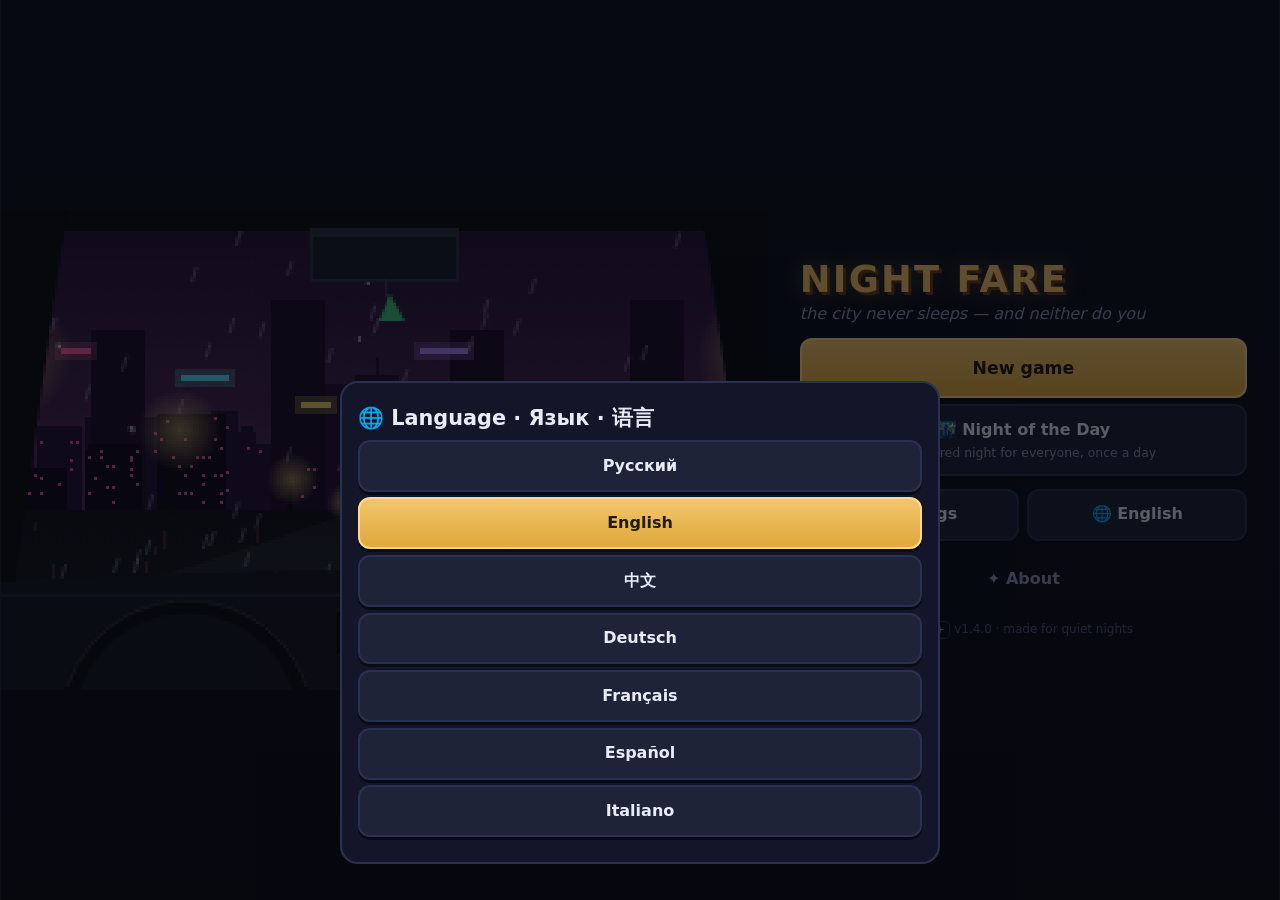
<file: index.html>
<!DOCTYPE html>
<html lang="ru">
<head>
  <meta charset="utf-8">
  <meta name="viewport" content="width=device-width, initial-scale=1, viewport-fit=cover, user-scalable=no">
  <meta name="theme-color" content="#0d0f1a">
  <meta name="apple-mobile-web-app-capable" content="yes">
  <meta name="mobile-web-app-capable" content="yes">
  <meta name="apple-mobile-web-app-status-bar-style" content="black-translucent">
  <meta name="description" content="Night Fare — a calm pixel-art night taxi game. Ночной тариф — спокойная пиксельная игра про ночного таксиста.">
  <title>Night Fare · Ночной тариф</title>
  <link rel="manifest" href="manifest.webmanifest">
  <link rel="icon" type="image/png" href="icons/icon-192.png">
  <link rel="apple-touch-icon" href="icons/icon-192.png">
  <link rel="stylesheet" href="css/style.css">
</head>
<body>
  <div id="app">
    <!-- Главное меню -->
    <section id="scr-menu" class="screen">
      <div class="scene-wrap"><canvas id="menu-cv" width="256" height="160"></canvas></div>
      <div id="menu-body" class="menu-body"></div>
    </section>

    <!-- Между сменами: гараж, навыки, город, коллекции -->
    <section id="scr-hub" class="screen hidden">
      <header id="hub-head" class="hub-head"></header>
      <main id="hub-body" class="hub-body"></main>
    </section>

    <!-- Смена -->
    <section id="scr-shift" class="screen hidden">
      <div id="shift-top" class="shift-top"></div>
      <div class="scene-wrap">
        <canvas id="shift-cv" width="256" height="160"></canvas>
        <div id="amb" class="amb"></div>
        <div class="night-bar"><i id="night-prog"></i></div>
      </div>
      <div class="gauges">
        <div class="g"><span>⛽</span><div class="bar"><i id="g-fuel"></i></div></div>
        <div class="g"><span>⚡</span><div class="bar"><i id="g-energy"></i></div></div>
        <div class="g"><span>🔧</span><div class="bar"><i id="g-cond"></i></div></div>
        <div class="g-d" id="g-district"></div>
      </div>
      <div id="panel" class="panel"></div>
      <nav id="actions" class="actions"></nav>
    </section>

    <div id="sheet" class="sheet hidden"><div id="sheet-card" class="sheet-card"></div></div>
    <div id="toasts" class="toasts"></div>
  </div>

  <noscript>Включите JavaScript · Please enable JavaScript</noscript>

  <!-- порядок важен: языки → данные → ядро → графика → звук → интерфейс -->
  <script src="js/i18n.js"></script>
  <script src="js/lang/ru.js"></script>
  <script src="js/lang/en.js"></script>
  <script src="js/lang/zh.js"></script>
  <script src="js/lang/de.js"></script>
  <script src="js/lang/fr.js"></script>
  <script src="js/lang/es.js"></script>
  <script src="js/lang/it.js"></script>
  <script src="js/content.js"></script>
  <script src="js/core.js"></script>
  <script src="js/art.js"></script>
  <script src="js/audio.js"></script>
  <script src="js/platform.js"></script>
  <script src="js/ui.js"></script>
</body>
</html>
</file>
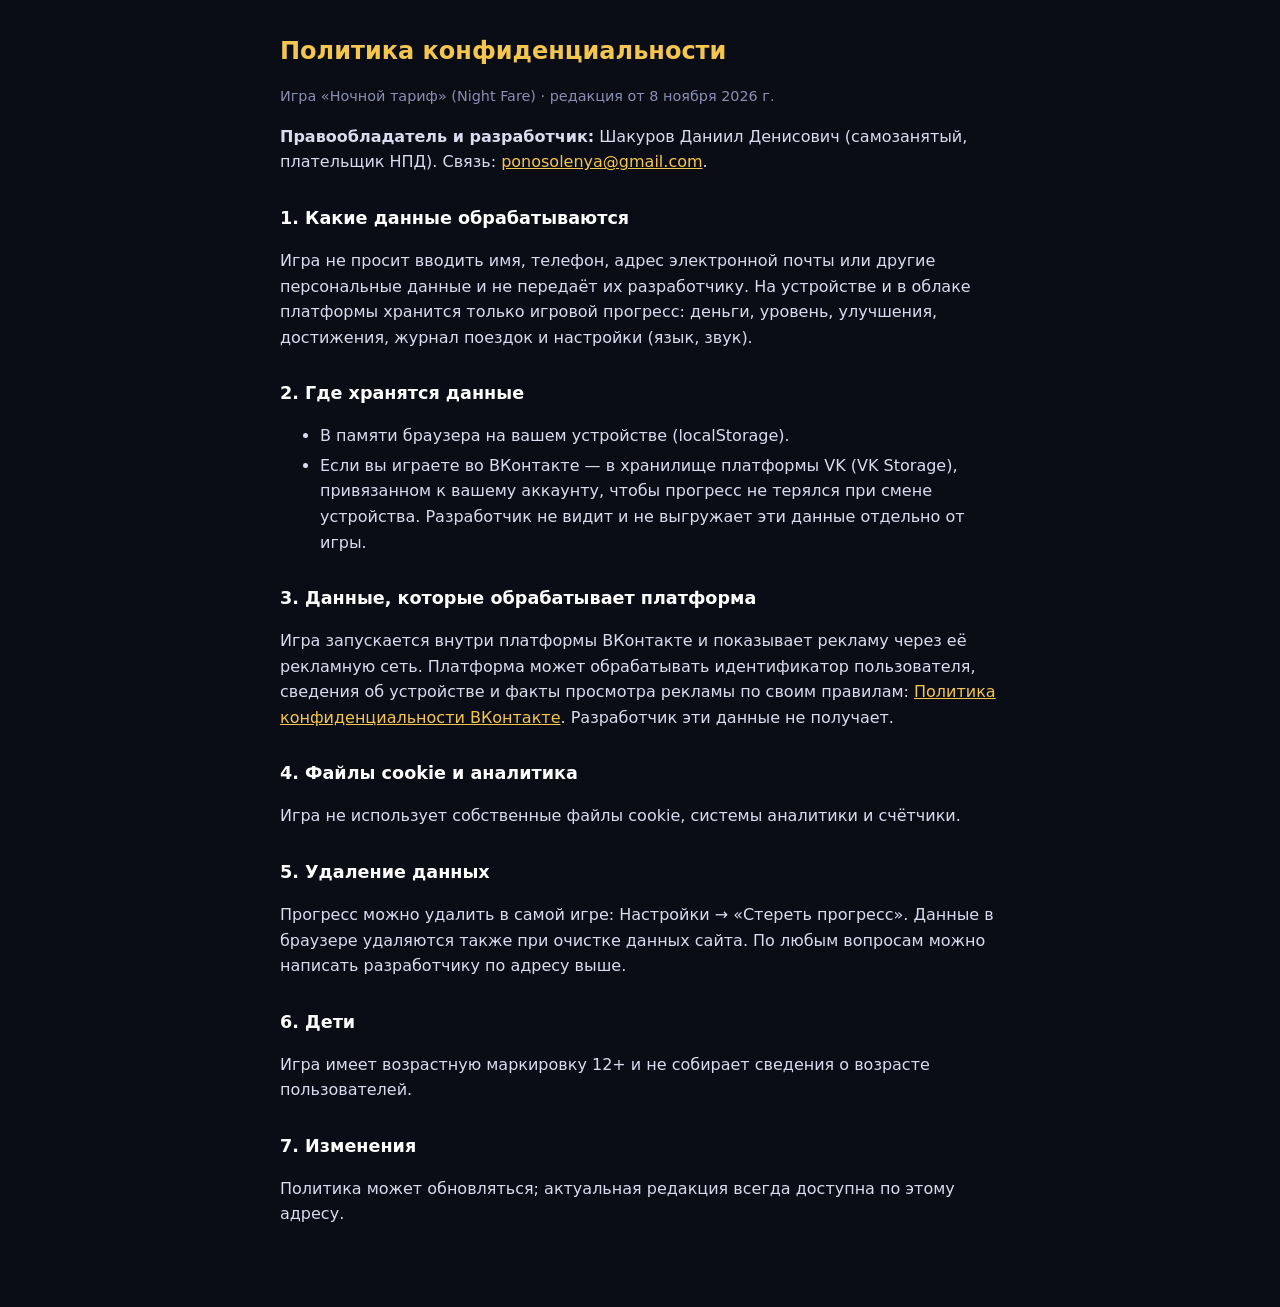
<file: privacy.html>
<!DOCTYPE html><html lang="ru"><head><meta charset="utf-8"><meta name="viewport" content="width=device-width,initial-scale=1">
<title>Политика конфиденциальности — Ночной тариф</title><style>
body{margin:0;background:#0b0d16;color:#d9dcef;font:16px/1.6 system-ui,-apple-system,Segoe UI,Roboto,sans-serif}
main{max-width:720px;margin:0 auto;padding:2rem 1.2rem 4rem}h1{color:#f4c64f;font-size:1.5rem;margin:0 0 .3rem}
h2{color:#fff;font-size:1.1rem;margin:1.8rem 0 .4rem}.d{color:#8a8fb0;font-size:.9rem}a{color:#f4c64f}li{margin:.25rem 0}
</style></head><body><main><h1>Политика конфиденциальности</h1><p class="d">Игра «Ночной тариф» (Night Fare) · редакция от 8 ноября 2026 г.</p>
<p><b>Правообладатель и разработчик:</b> Шакуров Даниил Денисович (самозанятый, плательщик НПД). Связь: <a href="mailto:ponosolenya@gmail.com">ponosolenya@gmail.com</a>.</p>

<h2>1. Какие данные обрабатываются</h2>
<p>Игра не просит вводить имя, телефон, адрес электронной почты или другие персональные данные и не передаёт их разработчику. На устройстве и в облаке платформы хранится только игровой прогресс: деньги, уровень, улучшения, достижения, журнал поездок и настройки (язык, звук).</p>
<h2>2. Где хранятся данные</h2>
<ul><li>В памяти браузера на вашем устройстве (localStorage).</li>
<li>Если вы играете во ВКонтакте — в хранилище платформы VK (VK Storage), привязанном к вашему аккаунту, чтобы прогресс не терялся при смене устройства. Разработчик не видит и не выгружает эти данные отдельно от игры.</li></ul>
<h2>3. Данные, которые обрабатывает платформа</h2>
<p>Игра запускается внутри платформы ВКонтакте и показывает рекламу через её рекламную сеть. Платформа может обрабатывать идентификатор пользователя, сведения об устройстве и факты просмотра рекламы по своим правилам: <a href="https://vk.com/privacy">Политика конфиденциальности ВКонтакте</a>. Разработчик эти данные не получает.</p>
<h2>4. Файлы cookie и аналитика</h2>
<p>Игра не использует собственные файлы cookie, системы аналитики и счётчики.</p>
<h2>5. Удаление данных</h2>
<p>Прогресс можно удалить в самой игре: Настройки → «Стереть прогресс». Данные в браузере удаляются также при очистке данных сайта. По любым вопросам можно написать разработчику по адресу выше.</p>
<h2>6. Дети</h2>
<p>Игра имеет возрастную маркировку 12+ и не собирает сведения о возрасте пользователей.</p>
<h2>7. Изменения</h2>
<p>Политика может обновляться; актуальная редакция всегда доступна по этому адресу.</p>
</main></body></html>
</file>
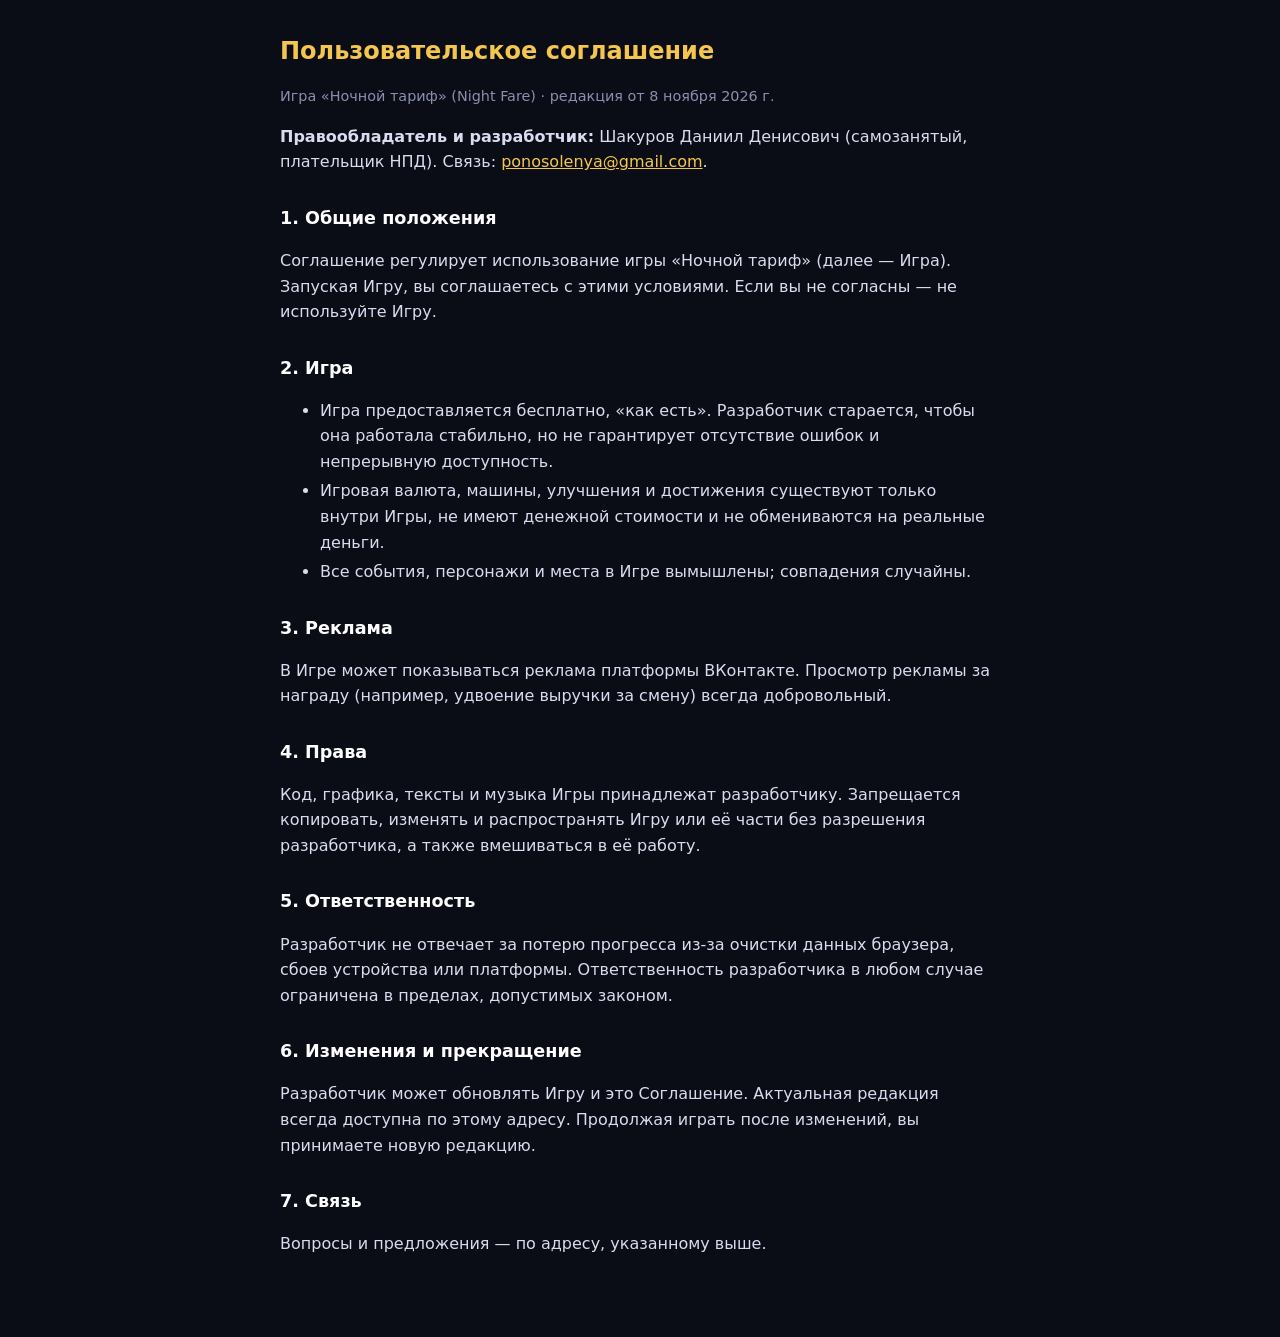
<file: terms.html>
<!DOCTYPE html><html lang="ru"><head><meta charset="utf-8"><meta name="viewport" content="width=device-width,initial-scale=1">
<title>Пользовательское соглашение — Ночной тариф</title><style>
body{margin:0;background:#0b0d16;color:#d9dcef;font:16px/1.6 system-ui,-apple-system,Segoe UI,Roboto,sans-serif}
main{max-width:720px;margin:0 auto;padding:2rem 1.2rem 4rem}h1{color:#f4c64f;font-size:1.5rem;margin:0 0 .3rem}
h2{color:#fff;font-size:1.1rem;margin:1.8rem 0 .4rem}.d{color:#8a8fb0;font-size:.9rem}a{color:#f4c64f}li{margin:.25rem 0}
</style></head><body><main><h1>Пользовательское соглашение</h1><p class="d">Игра «Ночной тариф» (Night Fare) · редакция от 8 ноября 2026 г.</p>
<p><b>Правообладатель и разработчик:</b> Шакуров Даниил Денисович (самозанятый, плательщик НПД). Связь: <a href="mailto:ponosolenya@gmail.com">ponosolenya@gmail.com</a>.</p>

<h2>1. Общие положения</h2>
<p>Соглашение регулирует использование игры «Ночной тариф» (далее — Игра). Запуская Игру, вы соглашаетесь с этими условиями. Если вы не согласны — не используйте Игру.</p>
<h2>2. Игра</h2>
<ul><li>Игра предоставляется бесплатно, «как есть». Разработчик старается, чтобы она работала стабильно, но не гарантирует отсутствие ошибок и непрерывную доступность.</li>
<li>Игровая валюта, машины, улучшения и достижения существуют только внутри Игры, не имеют денежной стоимости и не обмениваются на реальные деньги.</li>
<li>Все события, персонажи и места в Игре вымышлены; совпадения случайны.</li></ul>
<h2>3. Реклама</h2>
<p>В Игре может показываться реклама платформы ВКонтакте. Просмотр рекламы за награду (например, удвоение выручки за смену) всегда добровольный.</p>
<h2>4. Права</h2>
<p>Код, графика, тексты и музыка Игры принадлежат разработчику. Запрещается копировать, изменять и распространять Игру или её части без разрешения разработчика, а также вмешиваться в её работу.</p>
<h2>5. Ответственность</h2>
<p>Разработчик не отвечает за потерю прогресса из-за очистки данных браузера, сбоев устройства или платформы. Ответственность разработчика в любом случае ограничена в пределах, допустимых законом.</p>
<h2>6. Изменения и прекращение</h2>
<p>Разработчик может обновлять Игру и это Соглашение. Актуальная редакция всегда доступна по этому адресу. Продолжая играть после изменений, вы принимаете новую редакцию.</p>
<h2>7. Связь</h2>
<p>Вопросы и предложения — по адресу, указанному выше.</p>
</main></body></html>
</file>
<file: css/style.css>
/* Ночной тариф — оформление. Рассчитано в первую очередь на телефон (колонка до 520px). */
:root {
  --bg: #0b0d16; --bg2: #121628; --card: #171b2e; --card2: #1e2338; --line: #2a3050;
  --text: #e9ecf8; --muted: #8b93b8; --amber: #f2c66d; --amber2: #e0a83c; --pink: #ff5fa2; --cyan: #7fe0ff;
  --ok: #7dff9a; --bad: #ff7a7a; --r: 12px;
  --safe-b: env(safe-area-inset-bottom, 0px); --safe-t: env(safe-area-inset-top, 0px);
}
* { box-sizing: border-box; -webkit-tap-highlight-color: transparent; -webkit-touch-callout: none; user-select: none; -webkit-user-select: none; }
textarea, input { user-select: text; -webkit-user-select: text; }
html, body { margin: 0; background: var(--bg); color: var(--text); font-family: system-ui, -apple-system, "Segoe UI", Roboto, "PingFang SC", "Noto Sans SC", "Microsoft YaHei", sans-serif; line-height: 1.4; }
html, body { height: 100%; overflow: hidden; overscroll-behavior: none; }
button { font: inherit; color: inherit; cursor: pointer; }
button:disabled { cursor: default; }
canvas { image-rendering: pixelated; image-rendering: crisp-edges; display: block; }
#app { max-width: 520px; margin: 0 auto; height: 100%; overflow: hidden; position: relative; background: linear-gradient(#0d1020, var(--bg)); box-shadow: 0 0 60px #000; }
.hidden { display: none !important; }
.muted { color: var(--muted); }
.small { font-size: 0.82rem; }
.center { text-align: center; }
.pos { color: var(--ok); } .neg { color: var(--bad); } .gold { color: var(--amber); }
h2 { margin: 0.2rem 0 0.4rem; font-size: 1.3rem; } h3 { margin: 0 0 0.6rem; font-size: 1.02rem; }
p { margin: 0.4rem 0; }

/* ── кнопки ── */
.btn { display: block; width: 100%; padding: 0.8rem 1rem; margin: 0.4rem 0; border: 2px solid var(--line); border-radius: var(--r); background: var(--card2); text-align: center; font-weight: 600; box-shadow: 0 3px 0 #090b14; transition: transform .06s, background .2s; }
.btn small { display: block; font-weight: 400; color: var(--muted); font-size: 0.78rem; margin-top: 2px; }
.btn:active:not(:disabled) { transform: translateY(2px); box-shadow: 0 1px 0 #090b14; }
.btn.primary { background: linear-gradient(var(--amber), var(--amber2)); color: #231a05; border-color: #ffd98a; }
.btn.primary small { color: #5a4310; }
.btn.danger { background: #3a1820; border-color: #7a2a3a; color: #ffb3b3; }
.btn.ghost { background: transparent; border-color: transparent; box-shadow: none; color: var(--muted); }
.btn.big { padding: 1rem; font-size: 1.08rem; }
.btn.sm { display: inline-block; width: auto; padding: 0.42rem 0.7rem; margin: 0; font-size: 0.86rem; white-space: nowrap; }
.btn:disabled { opacity: 0.42; }
.icon { background: var(--card2); border: 2px solid var(--line); border-radius: 10px; min-width: 40px; height: 38px; padding: 0 0.5rem; font-size: 1rem; }
.row2 { display: grid; grid-template-columns: 1fr 1fr; gap: 0.5rem; } .row2 .btn { margin: 0.4rem 0; }
.chips { display: flex; flex-wrap: wrap; gap: 0.35rem; margin: 0.5rem 0; }
.chip { border: 2px solid var(--line); background: var(--card2); border-radius: 99px; padding: 0.32rem 0.75rem; font-size: 0.85rem; }
.chip.on { border-color: var(--amber); color: var(--amber); }
.chips.sub { margin-top: 0; }
.tag { display: inline-block; font-size: 0.75rem; padding: 0.1rem 0.45rem; border-radius: 6px; background: var(--card2); border: 1px solid var(--line); color: var(--muted); white-space: nowrap; }
.tag.ok { color: var(--ok); border-color: #2c5a3a; } .tag.gold { color: var(--amber); border-color: #6a5320; }

/* ── сцена ── */
.scene-wrap { position: relative; width: 100%; aspect-ratio: 16 / 10; background: #000; overflow: hidden; }
.scene-wrap canvas { width: 100%; height: 100%; }
.amb { position: absolute; left: 8%; right: 8%; top: 22%; text-align: center; font-size: 0.9rem; font-style: italic; color: #e9ecf8; text-shadow: 0 1px 3px #000, 0 0 12px #000; opacity: 0; pointer-events: none; }
.amb.in { animation: amb 7s ease forwards; }
@keyframes amb { 0% { opacity: 0; transform: translateY(4px); } 12% { opacity: 1; transform: none; } 80% { opacity: 1; } 100% { opacity: 0; } }
.night-bar { position: absolute; left: 0; right: 0; bottom: 0; height: 3px; background: rgba(0,0,0,.4); }
.night-bar i { display: block; height: 100%; background: linear-gradient(90deg, #6a5acd, var(--amber), #ff9d7a); width: 0; }

/* ── меню ── */
#scr-menu .scene-wrap { aspect-ratio: 16 / 10; }
.menu-body { padding: 1rem 1.1rem calc(1.2rem + var(--safe-b)); margin-top: -2.2rem; position: relative; }
.logo { font-size: 2.3rem; font-weight: 900; letter-spacing: 0.06em; text-transform: uppercase; color: var(--amber); text-shadow: 3px 3px 0 #6a3b12, 0 0 24px rgba(242,198,109,.35); line-height: 1.05; }
.logo.small { font-size: 1.6rem; margin-bottom: 0.6rem; }
.sub { color: var(--muted); margin: 0.2rem 0 0.8rem; font-style: italic; }
.badge.season { display: inline-block; margin-bottom: 0.6rem; padding: 0.2rem 0.6rem; border-radius: 99px; background: #3a2050; color: #ffb3e6; font-size: 0.8rem; }
.menu-btns { margin-top: 0.4rem; }
.foot { margin-top: 1rem; color: #4f5680; font-size: 0.75rem; text-align: center; }

/* ── хаб ── */
.hub-head { position: sticky; top: 0; z-index: 5; background: rgba(11,13,22,.96); backdrop-filter: blur(6px); padding: calc(0.5rem + var(--safe-t)) 0.8rem 0; border-bottom: 1px solid var(--line); }
.hh-top { display: flex; align-items: center; gap: 0.6rem; }
.hh-title { flex: 1; display: flex; flex-direction: column; line-height: 1.2; }
.hh-title b { color: var(--amber); } .hh-title span { font-size: 0.8rem; color: var(--muted); }
.xp { height: 5px; background: #20253c; border-radius: 3px; margin: 0.45rem 0 0.35rem; overflow: hidden; }
.xp i { display: block; height: 100%; background: linear-gradient(90deg, var(--cyan), #a78bfa); }
.hh-stats { display: flex; gap: 0.9rem; align-items: center; font-size: 0.95rem; }
.money { color: var(--amber); font-weight: 700; }
.boost { background: #13324a; color: #8fd3ff; padding: 0.1rem 0.5rem; border-radius: 99px; font-size: 0.8rem; white-space: nowrap; }
.sp { margin-left: auto; background: #3a2c10; color: var(--amber); padding: 0.1rem 0.5rem; border-radius: 99px; font-size: 0.8rem; cursor: pointer; animation: pulse 2s infinite; }
@keyframes pulse { 50% { box-shadow: 0 0 0 4px rgba(242,198,109,.15); } }
.tabs { display: flex; overflow-x: auto; gap: 0.2rem; margin: 0.45rem -0.8rem 0; padding: 0 0.6rem; scrollbar-width: none; }
.tabs::-webkit-scrollbar { display: none; }
.tab { flex: 0 0 auto; background: none; border: 0; border-bottom: 3px solid transparent; padding: 0.4rem 0.55rem 0.5rem; font-size: 0.78rem; color: var(--muted); display: flex; flex-direction: column; align-items: center; gap: 1px; position: relative; }
.tab span { font-size: 1.15rem; } .tab.on { color: var(--amber); border-bottom-color: var(--amber); }
.dot { position: absolute; top: 4px; right: 6px; width: 7px; height: 7px; border-radius: 50%; background: var(--pink); }
.hub-body { padding: 0.8rem 0.8rem calc(2rem + var(--safe-b)); }
.card { background: var(--card); border: 1px solid var(--line); border-radius: 14px; padding: 0.9rem; margin-bottom: 0.8rem; }
.card.hero { padding: 0; overflow: hidden; }
.hero-in { padding: 0.8rem 0.9rem 0.9rem; }
canvas.pc { width: 100%; height: auto; aspect-ratio: 2 / 1; border-radius: 8px; background: #000; }
canvas.pc.wide { border-radius: 0; }
canvas.pc.dim { filter: grayscale(0.85) brightness(0.55); }
.kv { display: flex; justify-content: space-between; gap: 1rem; padding: 0.3rem 0; border-bottom: 1px dashed #262b45; font-size: 0.95rem; }
.kv:last-child { border-bottom: 0; } .kv b { text-align: right; }
.kv.total { border-top: 2px solid var(--line); border-bottom: 0; margin-top: 0.2rem; padding-top: 0.5rem; font-size: 1.05rem; }
.kv.pos b { color: var(--ok); } .kv.neg b { color: var(--bad); }
.task { display: flex; justify-content: space-between; gap: 0.6rem; padding: 0.35rem 0; font-size: 0.92rem; }
.task.done { color: var(--muted); text-decoration: line-through; }
.card.radio { font-size: 0.9rem; font-style: italic; color: #c9cff0; }
.item { display: flex; align-items: center; gap: 0.7rem; padding: 0.65rem 0; border-bottom: 1px solid #23284180; }
.item:last-child { border-bottom: 0; }
.item .ic { font-size: 1.5rem; width: 2rem; text-align: center; flex: 0 0 auto; }
.item.lock { opacity: 0.5; }
.item .btn.sm + .btn.sm { margin-left: 0.3rem; }
.grow { flex: 1; min-width: 0; }
.pips { font-size: 0.6rem; letter-spacing: 1px; color: var(--amber); margin-top: 3px; } .pips span { color: #2e3452; }
.carrow canvas.car { width: 96px; height: 36px; flex: 0 0 auto; }
.carrow.cur { background: linear-gradient(90deg, #f2c66d14, transparent); border-radius: 8px; }
.garage-hero { text-align: center; }
.car-big canvas { width: 256px; max-width: 80%; height: auto; aspect-ratio: 64 / 24; margin: 0.4rem auto 0.6rem; }
.gauge { display: grid; grid-template-columns: 6.5rem 1fr auto; gap: 0.6rem; align-items: center; margin: 0.5rem 0; text-align: left; font-size: 0.88rem; }
.bar { height: 10px; background: #20253c; border-radius: 5px; overflow: hidden; }
.bar i { display: block; height: 100%; width: 0; background: linear-gradient(90deg, #4cd08a, #a6f08a); transition: width .3s; }
.bar.warn i { background: linear-gradient(90deg, #ff6a5a, #ffb36a); }
.sp-big { font-size: 1.6rem; font-weight: 800; color: var(--amber); margin: 0.3rem 0 0.4rem; }
.district { padding: 0; overflow: hidden; }
.district .d-in { padding: 0.7rem 0.9rem 0.9rem; }
.d-top { display: flex; justify-content: space-between; align-items: center; }
.reqs { display: flex; gap: 0.4rem; flex-wrap: wrap; margin: 0.5rem 0; }
.reqs span { font-size: 0.8rem; padding: 0.15rem 0.5rem; border-radius: 6px; background: #3a1820; color: #ffb3b3; }
.reqs span.ok { background: #183a24; color: var(--ok); }
.grid { display: grid; grid-template-columns: repeat(2, 1fr); gap: 0.5rem; }
.cell { background: var(--card2); border-radius: 10px; padding: 0.6rem; text-align: center; font-size: 0.85rem; }
.cell canvas.pt { width: 64px; height: 72px; margin: 0 auto 0.3rem; }
.cell b { display: block; } .cell p { margin: 0.3rem 0 0; color: var(--muted); }
.cell.lock { opacity: 0.55; }
.grid2 { display: grid; grid-template-columns: repeat(2, 1fr); gap: 0.5rem; margin-bottom: 0.6rem; }
.pcard { background: #0e1120; border: 3px solid #e8e0cc; border-radius: 4px; padding: 3px 3px 0; text-align: center; font-size: 0.74rem; color: #2a2a2a; background: #f2ead6; }
.pcard canvas { border-radius: 2px; }
.pcard b { display: block; padding: 0.25rem 0; }
.pcard.empty { background: #1a1e33; border-color: #2a3050; color: var(--muted); }
.pcard .q { aspect-ratio: 2 / 1; display: grid; place-items: center; font-size: 1.4rem; color: #3a4062; }
.story canvas.pt { width: 48px; height: 54px; }
.jr p.jl { display: flex; gap: 0.5rem; font-size: 0.9rem; color: #cfd4ee; margin: 0.35rem 0; }
.jr p.jl span { color: var(--muted); flex: 0 0 1.1rem; text-align: center; }
.jl-arc, .jl-unlock, .jl-legend { color: var(--amber) !important; }
.fleet-row { display: flex; flex-wrap: wrap; gap: 2px; margin: 0.6rem 0; }
.fleet-row canvas { width: 48px; height: 18px; }
.card.legend { border-color: #6a5320; background: linear-gradient(#211c10, var(--card)); }

/* ── смена ── */
#scr-shift { display: flex; flex-direction: column; min-height: 100vh; min-height: 100dvh; }
.shift-top { display: flex; align-items: center; gap: 0.6rem; padding: calc(0.4rem + var(--safe-t)) 0.6rem 0.4rem; background: #0a0c14; font-size: 0.95rem; position: sticky; top: 0; z-index: 5; }
.shift-top .clock { font-variant-numeric: tabular-nums; font-weight: 800; color: #ff9d5c; font-size: 1.05rem; }
.shift-top .icon { min-width: 36px; height: 34px; }
.sp-flex { flex: 1; }
.surge { color: var(--pink); font-size: 0.75rem; }
.gauges { display: grid; grid-template-columns: 1fr 1fr 1fr; gap: 0.5rem; padding: 0.5rem 0.7rem 0.2rem; align-items: center; }
.g { display: flex; align-items: center; gap: 0.3rem; font-size: 0.85rem; } .g .bar { flex: 1; height: 7px; }
.g-d { grid-column: 1 / -1; font-size: 0.78rem; color: var(--muted); text-align: center; }
.panel { flex: 1; padding: 0.4rem 0.7rem 0.6rem; }
.p-title { font-size: 0.8rem; color: var(--muted); text-transform: uppercase; letter-spacing: 0.05em; margin: 0.2rem 0 0.4rem; }
.order { display: flex; gap: 0.6rem; align-items: center; background: var(--card); border: 1px solid var(--line); border-radius: 12px; padding: 0.6rem; margin-bottom: 0.5rem; animation: slide .35s ease; }
.order.arc { border-color: #8a6a20; background: linear-gradient(90deg, #2a2210, var(--card)); }
@keyframes slide { from { opacity: 0; transform: translateY(8px); } }
.order canvas.pt { width: 44px; height: 50px; flex: 0 0 auto; background: #232638; border-radius: 8px; }
.o-main { flex: 1; min-width: 0; }
.o-top { font-size: 0.92rem; white-space: nowrap; overflow: hidden; text-overflow: ellipsis; }
.o-route { font-size: 0.84rem; color: #cfd4ee; margin: 1px 0 3px; }
.o-tags { display: flex; gap: 0.5rem; font-size: 0.76rem; color: var(--muted); align-items: center; flex-wrap: wrap; }
.mood { padding: 0 0.4rem; border-radius: 5px; background: #262b45; color: #cfd4ee; }
.m-hurry { background: #4a2a18; color: #ffc08a; } .m-tipsy { background: #3a1840; color: #ff9de0; } .m-sad { background: #1c2a48; color: #9cc0ff; }
.m-happy { background: #1c3a28; color: #9dffb8; } .m-silent { background: #262b33; } .m-chatty { background: #3a3218; color: #ffe08a; }
.exp { height: 3px; background: #20253c; border-radius: 2px; margin-top: 5px; overflow: hidden; }
.exp i { display: block; height: 100%; background: var(--cyan); width: 100%; transition: width .3s linear; }
.o-side { display: flex; flex-direction: column; align-items: flex-end; gap: 0.3rem; }
.fare { font-weight: 800; color: var(--amber); font-size: 1.05rem; }
.x { background: none; border: 0; color: var(--muted); font-size: 0.9rem; padding: 0.1rem 0.3rem; }
.ride, .busy, .waiting { background: var(--card); border: 1px solid var(--line); border-radius: 14px; padding: 0.8rem; }
.r-head { display: flex; gap: 0.7rem; align-items: center; }
.r-head > div:nth-child(2) { flex: 1; }
.r-head canvas.pt { width: 52px; height: 58px; background: #232638; border-radius: 8px; }
.r-route { margin: 0.6rem 0 0.4rem; font-size: 0.9rem; }
.ride-bar { height: 8px; } .ride-bar i { background: linear-gradient(90deg, var(--amber), #ffe8a8); }
.tones { display: grid; grid-template-columns: repeat(3, 1fr); gap: 0.4rem; margin-top: 0.4rem; }
.tone { background: var(--card2); border: 2px solid var(--line); border-radius: 10px; padding: 0.5rem 0.2rem; font-size: 1.2rem; display: flex; flex-direction: column; align-items: center; gap: 2px; }
.tone span { font-size: 0.75rem; color: var(--muted); } .tone.on { border-color: var(--amber); background: #2a2410; } .tone.on span { color: var(--amber); }
.busy { display: flex; gap: 0.8rem; align-items: center; } .b-ic { font-size: 2rem; } .busy .bar { margin-top: 0.5rem; }
.waiting { text-align: center; color: #cfd4ee; padding: 1.4rem 0.8rem; }
.spinner { width: 26px; height: 26px; margin: 0 auto 0.5rem; border: 3px solid #2a3050; border-top-color: var(--amber); border-radius: 50%; animation: spin 1.4s linear infinite; }
@keyframes spin { to { transform: rotate(360deg); } }
.actions { position: sticky; bottom: 0; display: grid; grid-template-columns: repeat(5, 1fr); gap: 0.3rem; padding: 0.45rem 0.5rem calc(0.45rem + var(--safe-b)); background: rgba(10,12,20,.97); border-top: 1px solid var(--line); }
.actions button { background: var(--card2); border: 1px solid var(--line); border-radius: 10px; padding: 0.4rem 0.1rem; font-size: 1.15rem; display: flex; flex-direction: column; align-items: center; gap: 1px; }
.actions button span { font-size: 0.66rem; color: var(--muted); line-height: 1.1; text-align: center; }
.actions button:disabled { opacity: 0.35; }

/* ── нижний лист ── */
.sheet { position: fixed; inset: 0; z-index: 20; background: rgba(4,5,10,.62); display: flex; align-items: flex-end; justify-content: center; animation: fade .2s; }
@keyframes fade { from { opacity: 0; } }
.sheet-card { width: 100%; max-width: 520px; max-height: 88vh; max-height: 88dvh; overflow-y: auto; background: var(--bg2); border-top: 2px solid var(--line); border-radius: 18px 18px 0 0; padding: 1.1rem 1rem calc(1.2rem + var(--safe-b)); animation: up .28s cubic-bezier(.2,.9,.3,1.1); }
@keyframes up { from { transform: translateY(40px); opacity: 0.4; } }
.ev-head { display: flex; align-items: center; gap: 0.7rem; margin-bottom: 0.4rem; }
.ev-pt canvas.pt { width: 64px; height: 72px; background: #232638; border-radius: 10px; }
.ev-lbl { font-size: 0.82rem; color: var(--amber); text-transform: uppercase; letter-spacing: 0.05em; }
.ev-text { font-size: 1.05rem; line-height: 1.5; margin: 0.6rem 0 0.9rem; }
.opts { display: flex; flex-direction: column; gap: 0.45rem; }
.opt { text-align: left; background: var(--card2); border: 2px solid var(--line); border-radius: 12px; padding: 0.8rem 0.9rem; font-size: 0.97rem; display: flex; justify-content: space-between; gap: 0.6rem; align-items: center; }
.opt:active { border-color: var(--amber); }
.chance { font-style: normal; font-size: 0.78rem; color: var(--cyan); white-space: nowrap; background: #14283a; padding: 0.1rem 0.4rem; border-radius: 6px; }
.roll { display: inline-block; padding: 0.2rem 0.6rem; border-radius: 8px; font-weight: 700; font-size: 0.85rem; }
.roll.ok { background: #183a24; color: var(--ok); } .roll.no { background: #3a1820; color: var(--bad); }
.chips-res { display: flex; flex-wrap: wrap; gap: 0.35rem; margin: 0 0 0.6rem; }
.chips-res span { background: var(--card2); border: 1px solid var(--line); border-radius: 8px; padding: 0.2rem 0.5rem; font-size: 0.84rem; }
.summary canvas.pc { border-radius: 10px; margin-bottom: 0.6rem; }
.call { background: #1a2038; border-left: 3px solid var(--cyan); border-radius: 8px; padding: 0.6rem 0.8rem; margin: 0.8rem 0 0.4rem; }
.call p { margin: 0.3rem 0 0; font-style: italic; color: #cfd4ee; }
.set { display: flex; justify-content: space-between; align-items: center; gap: 1rem; padding: 0.55rem 0; border-bottom: 1px solid #23284180; }
.set span { display: flex; flex-direction: column; } .set small { color: var(--muted); font-size: 0.75rem; }
.set input[type=range] { width: 46%; accent-color: var(--amber); }
.switch { width: 48px; height: 28px; border-radius: 99px; background: #2a3050; border: 0; position: relative; flex: 0 0 auto; }
.switch i { position: absolute; top: 3px; left: 3px; width: 22px; height: 22px; border-radius: 50%; background: #8b93b8; transition: .2s; }
.switch.on { background: #6a5320; } .switch.on i { left: 23px; background: var(--amber); }
.seg { display: flex; border: 2px solid var(--line); border-radius: 10px; overflow: hidden; }
.seg button { background: none; border: 0; padding: 0.3rem 0.6rem; } .seg button.on { background: var(--amber); color: #231a05; }
.langs .btn { margin: 0.35rem 0; }
textarea.code { width: 100%; min-height: 120px; background: #0b0d16; color: var(--text); border: 1px solid var(--line); border-radius: 10px; padding: 0.6rem; font-family: ui-monospace, monospace; font-size: 0.75rem; word-break: break-all; }
.feats { padding-left: 1.3rem; } .feats li { margin: 0.45rem 0; font-size: 0.92rem; } .feats b { color: var(--amber); }
.intro p { font-size: 1.02rem; line-height: 1.55; }

/* ── уведомления ── */
.toasts { position: fixed; top: calc(0.6rem + var(--safe-t)); left: 50%; transform: translateX(-50%); width: min(500px, 94vw); z-index: 30; display: flex; flex-direction: column; gap: 0.35rem; pointer-events: none; }
.toast { background: rgba(23,27,46,.97); border: 1px solid var(--line); border-radius: 12px; padding: 0.55rem 0.8rem; font-size: 0.9rem; box-shadow: 0 6px 20px #0008; animation: tin .3s ease; transition: opacity .5s, transform .5s; }
.toast.gold { border-color: #8a6a20; } .toast.bad { border-color: #7a2a3a; }
.toast.out { opacity: 0; transform: translateY(-8px); }
.toast .stars { color: var(--amber); letter-spacing: 1px; }
@keyframes tin { from { opacity: 0; transform: translateY(-10px); } }

/* ── широкий экран: игра остаётся «телефоном» по центру ── */
@media (min-width: 700px) {
  body { background: radial-gradient(ellipse at top, #1a1f3a, #06070c); }
  #app { margin-top: 0; border-left: 1px solid #1c2036; border-right: 1px solid #1c2036; }
}
@media (prefers-reduced-motion: reduce) { * { animation-duration: 0.01ms !important; } }

/* ── широкий горизонтальный экран (компьютер, Яндекс Игры на ПК): две колонки ── */
@media (min-width: 900px) and (min-aspect-ratio: 4/3) {
  #app { max-width: 1280px; }
  #scr-menu:not(.hidden) { display: grid; grid-template-columns: 1.5fr 1fr; align-items: center; min-height: 100vh; min-height: 100dvh; }
  #scr-menu .menu-body { margin-top: 0; padding: 2rem; }
  #scr-shift:not(.hidden) { display: grid; grid-template-columns: 1.55fr 1fr; grid-template-rows: auto auto 1fr auto;
    grid-template-areas: "top top" "scene panel" "gauges panel" "gauges actions"; height: 100%; min-height: 0; }
  #shift-top { grid-area: top; }
  #scr-shift .scene-wrap { grid-area: scene; }
  #scr-shift .gauges { grid-area: gauges; align-content: start; }
  #panel { grid-area: panel; overflow-y: auto; border-left: 1px solid var(--line); }
  #actions { grid-area: actions; border-left: 1px solid var(--line); }
  .hub-cols { column-count: 2; column-gap: 0.8rem; }
  .hub-body .card { break-inside: avoid; }
  .sheet-card { max-width: 600px; border-radius: 18px; margin-bottom: 4vh; border: 2px solid var(--line); }
}

.age { display: inline-block; font-size: 0.7rem; font-weight: 700; color: var(--muted); border: 1px solid var(--line); border-radius: 5px; padding: 0 0.3rem; vertical-align: middle; letter-spacing: 0; text-shadow: none; }
.loading-night { text-align: center; padding: 1.5rem 0; color: #cfd4ee; }

/* ── прокрутка внутри экранов: страница сама не листается (так работает и во фрейме ВКонтакте/Яндекса) ── */
.screen { height: 100%; }
#scr-menu { overflow-y: auto; -webkit-overflow-scrolling: touch; }
#scr-hub:not(.hidden) { display: flex; flex-direction: column; }
.hub-head { position: static; flex: 0 0 auto; }
.hub-body { flex: 1 1 auto; min-height: 0; overflow-y: auto; -webkit-overflow-scrolling: touch; overscroll-behavior: contain; }
#scr-shift { height: 100%; min-height: 0; }
#scr-shift .scene-wrap, #scr-shift .gauges, .shift-top, .actions { flex: 0 0 auto; }
.panel { min-height: 0; overflow-y: auto; -webkit-overflow-scrolling: touch; overscroll-behavior: contain; }
@media (min-width: 900px) and (min-aspect-ratio: 4/3) {
  #scr-menu:not(.hidden) { min-height: 0; height: 100%; }
  #scr-shift:not(.hidden) { height: 100%; }
}
/* низкое окно на телефоне: вид из машины чуть меньше, чтобы заказам хватало места */
@media (max-height: 700px) and (max-width: 899px) { #scr-shift .scene-wrap { aspect-ratio: 16 / 8; } }
/* узкие телефоны: верхняя полоса смены помещается целиком */
@media (max-width: 400px) {
  .shift-top { gap: 0.25rem; padding-left: 0.4rem; padding-right: 0.4rem; font-size: 0.86rem; }
  .shift-top .icon { min-width: 32px; padding: 0 0.3rem; }
  .shift-top .boost { padding: 0.05rem 0.3rem; }
  #s-money { white-space: nowrap; }
}
@media (max-width: 340px) { #s-rating { display: none; } }

/* серия ночей */
.streak-row { display: grid; grid-template-columns: repeat(7, 1fr); gap: 0.35rem; margin: 0.5rem 0 0.7rem; }
.sd { background: var(--card2); border: 2px solid var(--line); border-radius: 10px; text-align: center; padding: 0.25rem 0 0.3rem; line-height: 1.2; }
.sd small { display: block; color: var(--muted); font-size: 0.7rem; }
.sd b { font-size: 0.95rem; color: var(--muted); }
.sd.got { border-color: #3f6b43; background: #17261a; } .sd.got b { color: #8fdc8f; }
.sd.now { border-color: var(--amber); box-shadow: 0 0 0 2px #f2c66d33; } .sd.now b { color: var(--amber); }
.adrow .btn { font-size: 0.9rem; padding: 0.6rem 0.5rem; }
.adrow .btn:only-child { grid-column: 1 / -1; }
</file>
